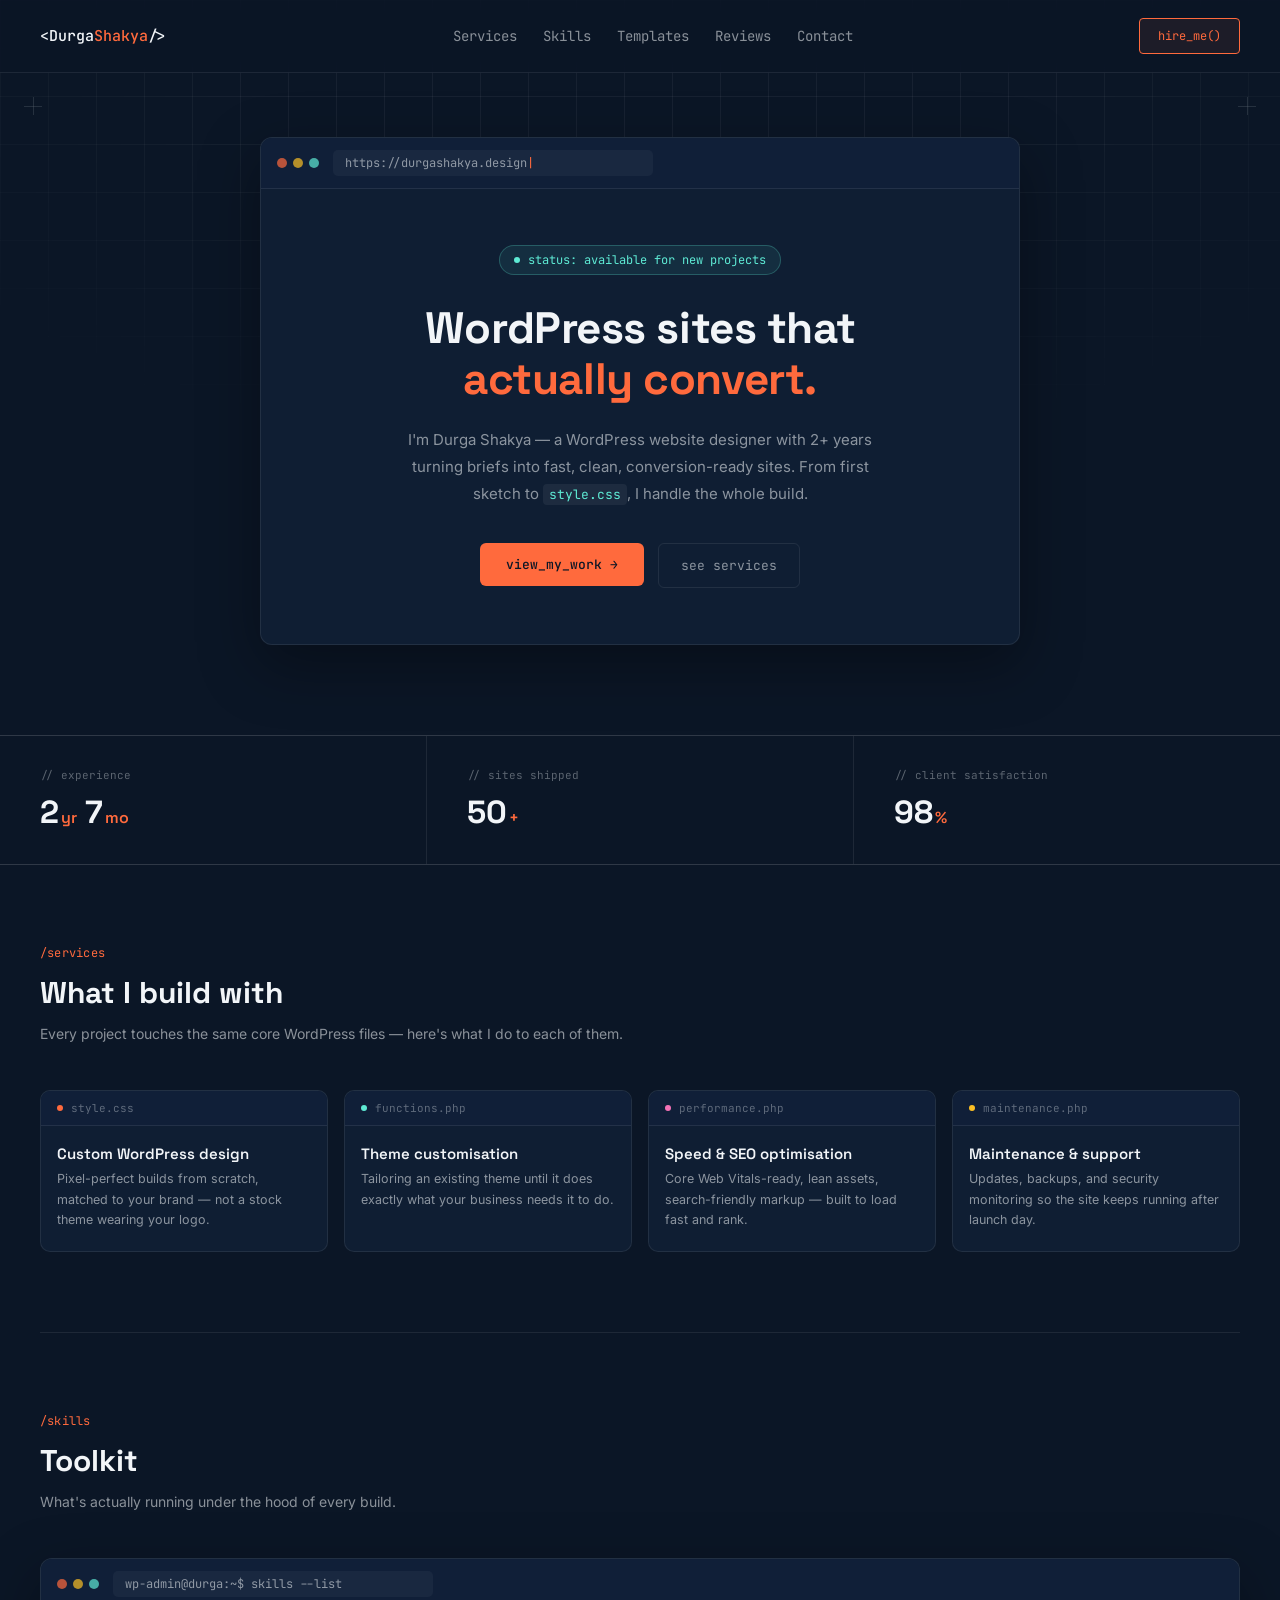
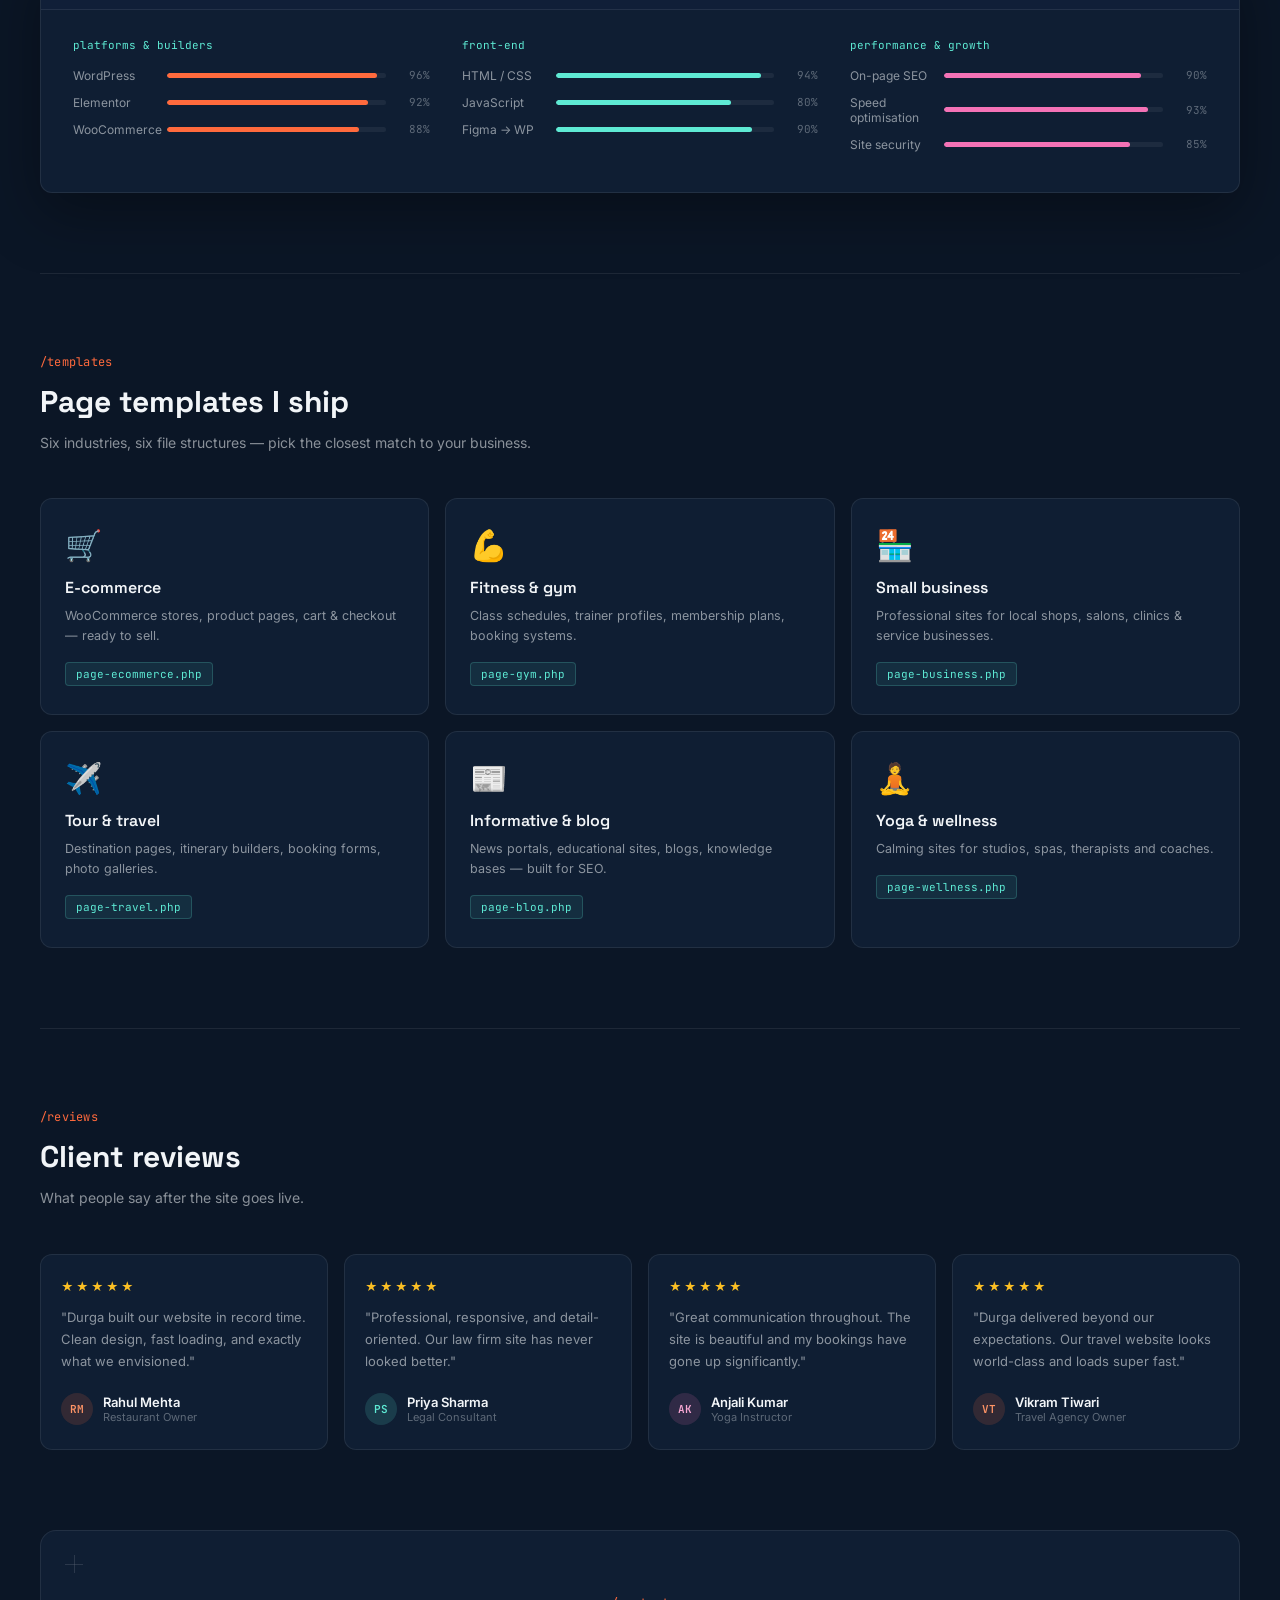
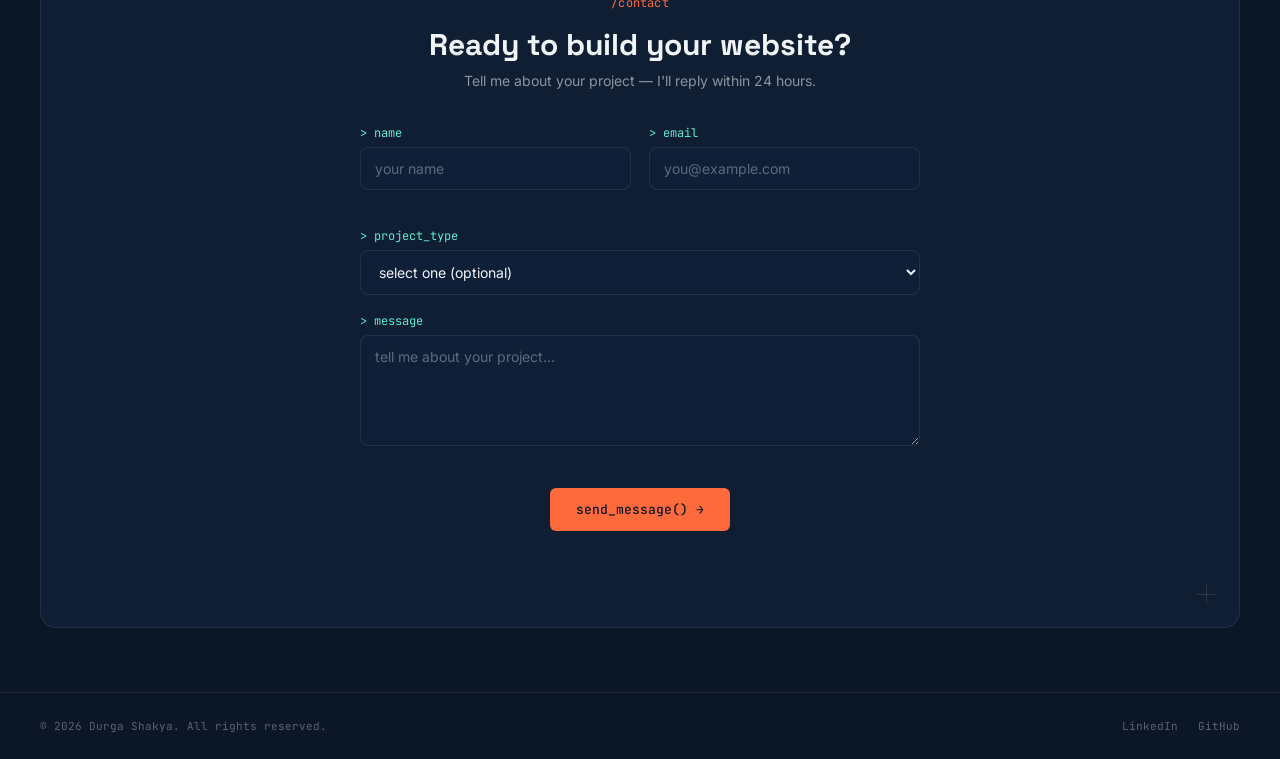
<file: index.html>
<!DOCTYPE html>
<html lang="en">
<head>
<meta charset="UTF-8">
<meta name="viewport" content="width=device-width, initial-scale=1.0">
<title>Durga Shakya — WordPress Website Designer</title>
<link rel="preconnect" href="https://fonts.googleapis.com">
<link rel="preconnect" href="https://fonts.gstatic.com" crossorigin>
<link href="https://fonts.googleapis.com/css2?family=Space+Grotesk:wght@500;600;700&family=Inter:wght@400;500;600&family=JetBrains+Mono:wght@400;500;600&display=swap" rel="stylesheet">
<link rel="stylesheet" href="style.css">
</head>
<body>

<div class="blueprint-grid"></div>

<!-- NAV -->
<nav class="nav">
  <a href="./" class="nav-logo">&lt;Durga<span class="nav-logo-accent">Shakya</span>/&gt;</a>
  <div class="nav-links">
    <a href="#services">services</a>
    <a href="#skills">skills</a>
    <a href="#templates">templates</a>
    <a href="#reviews">reviews</a>
    <a href="#contact">contact</a>
  </div>
  <a href="#contact"><button class="nav-cta">hire_me()</button></a>
</nav>

<!-- HERO -->
<header class="hero">
  <div class="cross cross-tl"></div>
  <div class="cross cross-tr"></div>
  <div class="browser-window hero-window">
    <div class="window-bar">
      <div class="window-dots"><span></span><span></span><span></span></div>
      <div class="window-url">https://durgashakya.design<span class="cursor-blink">|</span></div>
    </div>
    <div class="window-body">
      <div class="hero-eyebrow"><span class="eyebrow-dot"></span>status: available for new projects</div>
      <h1>WordPress sites that<br><span class="hl">actually convert.</span></h1>
      <p class="hero-sub">I'm Durga Shakya — a WordPress website designer with 2+ years turning briefs into fast, clean, conversion-ready sites. From first sketch to <code>style.css</code>, I handle the whole build.</p>
      <div class="hero-btns">
        <a href="#templates"><button class="btn-primary">view_my_work →</button></a>
        <a href="#services" class="btn-ghost">see services</a>
      </div>
    </div>
  </div>
</header>

<!-- STATS -->
<div class="stats">
  <div class="stat">
    <div class="stat-label">// experience</div>
    <div class="stat-num">2<span class="stat-unit">yr</span> 7<span class="stat-unit">mo</span></div>
  </div>
  <div class="stat">
    <div class="stat-label">// sites shipped</div>
    <div class="stat-num">50<span class="stat-unit">+</span></div>
  </div>
  <div class="stat">
    <div class="stat-label">// client satisfaction</div>
    <div class="stat-num">98<span class="stat-unit">%</span></div>
  </div>
</div>

<!-- SERVICES -->
<section class="section fade-in" id="services">
  <div class="section-head">
    <div class="section-eyebrow">/services</div>
    <h2>What I build with</h2>
    <p class="section-sub">Every project touches the same core WordPress files — here's what I do to each of them.</p>
  </div>
  <div class="file-grid">
    <div class="file-card">
      <div class="file-tab"><span class="file-dot fd-a"></span>style.css</div>
      <h3>Custom WordPress design</h3>
      <p>Pixel-perfect builds from scratch, matched to your brand — not a stock theme wearing your logo.</p>
    </div>
    <div class="file-card">
      <div class="file-tab"><span class="file-dot fd-b"></span>functions.php</div>
      <h3>Theme customisation</h3>
      <p>Tailoring an existing theme until it does exactly what your business needs it to do.</p>
    </div>
    <div class="file-card">
      <div class="file-tab"><span class="file-dot fd-c"></span>performance.php</div>
      <h3>Speed &amp; SEO optimisation</h3>
      <p>Core Web Vitals-ready, lean assets, search-friendly markup — built to load fast and rank.</p>
    </div>
    <div class="file-card">
      <div class="file-tab"><span class="file-dot fd-d"></span>maintenance.php</div>
      <h3>Maintenance &amp; support</h3>
      <p>Updates, backups, and security monitoring so the site keeps running after launch day.</p>
    </div>
  </div>
</section>

<div class="divider"></div>

<!-- SKILLS -->
<section class="section fade-in" id="skills">
  <div class="section-head">
    <div class="section-eyebrow">/skills</div>
    <h2>Toolkit</h2>
    <p class="section-sub">What's actually running under the hood of every build.</p>
  </div>

  <div class="terminal">
    <div class="window-bar">
      <div class="window-dots"><span></span><span></span><span></span></div>
      <div class="window-url">wp-admin@durga:~$ skills --list</div>
    </div>
    <div class="terminal-body">

      <div class="skill-group">
        <div class="skill-group-label">platforms &amp; builders</div>
        <div class="skill-row"><span class="skill-name">WordPress</span><div class="bar"><div class="bar-fill" style="width:96%;background:var(--accent-orange);"></div></div><span class="skill-pct">96%</span></div>
        <div class="skill-row"><span class="skill-name">Elementor</span><div class="bar"><div class="bar-fill" style="width:92%;background:var(--accent-orange);"></div></div><span class="skill-pct">92%</span></div>
        <div class="skill-row"><span class="skill-name">WooCommerce</span><div class="bar"><div class="bar-fill" style="width:88%;background:var(--accent-orange);"></div></div><span class="skill-pct">88%</span></div>
      </div>

      <div class="skill-group">
        <div class="skill-group-label">front-end</div>
        <div class="skill-row"><span class="skill-name">HTML / CSS</span><div class="bar"><div class="bar-fill" style="width:94%;background:var(--accent-cyan);"></div></div><span class="skill-pct">94%</span></div>
        <div class="skill-row"><span class="skill-name">JavaScript</span><div class="bar"><div class="bar-fill" style="width:80%;background:var(--accent-cyan);"></div></div><span class="skill-pct">80%</span></div>
        <div class="skill-row"><span class="skill-name">Figma → WP</span><div class="bar"><div class="bar-fill" style="width:90%;background:var(--accent-cyan);"></div></div><span class="skill-pct">90%</span></div>
      </div>

      <div class="skill-group">
        <div class="skill-group-label">performance &amp; growth</div>
        <div class="skill-row"><span class="skill-name">On-page SEO</span><div class="bar"><div class="bar-fill" style="width:90%;background:var(--accent-pink);"></div></div><span class="skill-pct">90%</span></div>
        <div class="skill-row"><span class="skill-name">Speed optimisation</span><div class="bar"><div class="bar-fill" style="width:93%;background:var(--accent-pink);"></div></div><span class="skill-pct">93%</span></div>
        <div class="skill-row"><span class="skill-name">Site security</span><div class="bar"><div class="bar-fill" style="width:85%;background:var(--accent-pink);"></div></div><span class="skill-pct">85%</span></div>
      </div>

    </div>
  </div>
</section>

<div class="divider"></div>

<!-- TEMPLATES / WEBSITE CATEGORIES -->
<section class="section fade-in" id="templates">
  <div class="section-head">
    <div class="section-eyebrow">/templates</div>
    <h2>Page templates I ship</h2>
    <p class="section-sub">Six industries, six file structures — pick the closest match to your business.</p>
  </div>
  <div class="tmpl-grid">
    <div class="tmpl-card">
      <span class="tmpl-em">🛒</span>
      <h3>E-commerce</h3>
      <p>WooCommerce stores, product pages, cart &amp; checkout — ready to sell.</p>
      <span class="tmpl-file">page-ecommerce.php</span>
    </div>
    <div class="tmpl-card">
      <span class="tmpl-em">💪</span>
      <h3>Fitness &amp; gym</h3>
      <p>Class schedules, trainer profiles, membership plans, booking systems.</p>
      <span class="tmpl-file">page-gym.php</span>
    </div>
    <div class="tmpl-card">
      <span class="tmpl-em">🏪</span>
      <h3>Small business</h3>
      <p>Professional sites for local shops, salons, clinics &amp; service businesses.</p>
      <span class="tmpl-file">page-business.php</span>
    </div>
    <div class="tmpl-card">
      <span class="tmpl-em">✈️</span>
      <h3>Tour &amp; travel</h3>
      <p>Destination pages, itinerary builders, booking forms, photo galleries.</p>
      <span class="tmpl-file">page-travel.php</span>
    </div>
    <div class="tmpl-card">
      <span class="tmpl-em">📰</span>
      <h3>Informative &amp; blog</h3>
      <p>News portals, educational sites, blogs, knowledge bases — built for SEO.</p>
      <span class="tmpl-file">page-blog.php</span>
    </div>
    <div class="tmpl-card">
      <span class="tmpl-em">🧘</span>
      <h3>Yoga &amp; wellness</h3>
      <p>Calming sites for studios, spas, therapists and coaches.</p>
      <span class="tmpl-file">page-wellness.php</span>
    </div>
  </div>
</section>

<div class="divider"></div> 

<!-- REVIEWS -->
<section class="section fade-in" id="reviews">
  <div class="section-head">
    <div class="section-eyebrow">/reviews</div>
    <h2>Client reviews</h2>
    <p class="section-sub">What people say after the site goes live.</p>
  </div>
  <div class="reviews-grid">
    <div class="review">
      <div class="stars">★★★★★</div>
      <p>"Durga built our website in record time. Clean design, fast loading, and exactly what we envisioned."</p>
      <div class="rev-author">
        <div class="rev-av" style="background:rgba(255,106,61,0.15);color:#ff9466;">RM</div>
        <div><div class="rev-name">Rahul Mehta</div><div class="rev-role">Restaurant Owner</div></div>
      </div>
    </div>
    <div class="review">
      <div class="stars">★★★★★</div>
      <p>"Professional, responsive, and detail-oriented. Our law firm site has never looked better."</p>
      <div class="rev-author">
        <div class="rev-av" style="background:rgba(94,234,212,0.15);color:#5eead4;">PS</div>
        <div><div class="rev-name">Priya Sharma</div><div class="rev-role">Legal Consultant</div></div>
      </div>
    </div>
    <div class="review">
      <div class="stars">★★★★★</div>
      <p>"Great communication throughout. The site is beautiful and my bookings have gone up significantly."</p>
      <div class="rev-author">
        <div class="rev-av" style="background:rgba(244,114,182,0.15);color:#f9a8d4;">AK</div>
        <div><div class="rev-name">Anjali Kumar</div><div class="rev-role">Yoga Instructor</div></div>
      </div>
    </div>
    <div class="review">
      <div class="stars">★★★★★</div>
      <p>"Durga delivered beyond our expectations. Our travel website looks world-class and loads super fast."</p>
      <div class="rev-author">
        <div class="rev-av" style="background:rgba(255,106,61,0.15);color:#ff9466;">VT</div>
        <div><div class="rev-name">Vikram Tiwari</div><div class="rev-role">Travel Agency Owner</div></div>
      </div>
    </div>
  </div>
</section>

<!-- CONTACT -->
<section class="contact-box fade-in" id="contact">
  <div class="cross cross-tl"></div>
  <div class="cross cross-br"></div>
  <div class="section-eyebrow" style="margin:0 auto 14px;">/contact</div>
  <h2>Ready to build your website?</h2>
  <p>Tell me about your project — I'll reply within 24 hours.</p>

  <form class="contact-form" id="contactForm" action="https://formspree.io/f/mnpqgkke" method="POST" novalidate>
    <div class="form-row">
      <div class="form-field">
        <label for="cf-name">&gt; name</label>
        <input type="text" id="cf-name" name="name" placeholder="your name" required>
        <span class="form-error" data-for="cf-name"></span>
      </div>
      <div class="form-field">
        <label for="cf-email">&gt; email</label>
        <input type="email" id="cf-email" name="_replyto" placeholder="you@example.com" required>
        <span class="form-error" data-for="cf-email"></span>
      </div>
    </div>
    <div class="form-field">
      <label for="cf-subject">&gt; project_type</label>
      <select id="cf-subject" name="Project type">
        <option value="">select one (optional)</option>
        <option>E-commerce store</option>
        <option>Fitness &amp; gym site</option>
        <option>Small business site</option>
        <option>Tour &amp; travel site</option>
        <option>Blog / informative site</option>
        <option>Yoga &amp; wellness site</option>
        <option>Something else</option>
      </select>
    </div>
    <div class="form-field">
      <label for="cf-message">&gt; message</label>
      <textarea id="cf-message" name="message" rows="5" placeholder="tell me about your project…" required></textarea>
      <span class="form-error" data-for="cf-message"></span>
    </div>
    <input type="text" name="_gotcha" style="display:none" tabindex="-1" autocomplete="off">

    <button type="submit" class="btn-primary" id="cf-submit">send_message() →</button>
    <p class="form-status" id="cf-status" role="status" aria-live="polite"></p>
  </form>
</section>

<!-- FOOTER -->
<footer class="footer">
  <p>© 2026 Durga Shakya. All rights reserved.</p>
  <div class="footer-links">
    <a href="https://www.linkedin.com/in/durga-shakya-878772228/">LinkedIn</a>
    <a href="https://github.com/durga9338625">GitHub</a>
  </div>
</footer>

<script src="script.js"></script>
</body>
</html>
</file>
<file: style.css>
/* =====================
   TOKENS
   ===================== */
:root {
  --bg-base: #0b1626;
  --bg-panel: #0f1e33;
  --bg-panel-2: #101f38;
  --line: rgba(255,255,255,0.08);
  --line-soft: rgba(255,255,255,0.05);
  --text-primary: #f2f5f8;
  --text-muted: rgba(242,245,248,0.55);
  --text-dim: rgba(242,245,248,0.35);
  --accent-orange: #ff6a3d;
  --accent-cyan: #5eead4;
  --accent-pink: #f472b6;
  --font-display: 'Space Grotesk', sans-serif;
  --font-body: 'Inter', sans-serif;
  --font-mono: 'JetBrains Mono', monospace;
}

* { box-sizing: border-box; margin: 0; padding: 0; }

body {
  background: var(--bg-base);
  color: var(--text-primary);
  font-family: var(--font-body);
  overflow-x: hidden;
  scroll-behavior: smooth;
  position: relative;
}

/* =====================
   BLUEPRINT GRID BACKDROP
   ===================== */
.blueprint-grid {
  position: fixed;
  inset: 0;
  z-index: -1;
  background-image:
    linear-gradient(var(--line-soft) 1px, transparent 1px),
    linear-gradient(90deg, var(--line-soft) 1px, transparent 1px);
  background-size: 48px 48px;
  -webkit-mask-image: radial-gradient(ellipse 80% 60% at 50% 0%, #000 40%, transparent 90%);
  mask-image: radial-gradient(ellipse 80% 60% at 50% 0%, #000 40%, transparent 90%);
}

/* =====================
   ANIMATIONS
   ===================== */
@keyframes pulse {
  0%, 100% { box-shadow: 0 0 0 0 rgba(255,106,61,0.45); }
  70% { box-shadow: 0 0 0 8px rgba(255,106,61,0); }
}
@keyframes blink {
  0%, 49% { opacity: 1; }
  50%, 100% { opacity: 0; }
}
@keyframes barFill { from { width: 0%; } }
@keyframes float {
  0%, 100% { transform: translateY(0); }
  50% { transform: translateY(-8px); }
}

/* =====================
   CROSS / REGISTRATION MARKS
   ===================== */
.cross { position: absolute; width: 18px; height: 18px; opacity: 0.35; pointer-events: none; }
.cross::before, .cross::after { content: ''; position: absolute; background: var(--text-dim); }
.cross::before { width: 100%; height: 1px; top: 50%; left: 0; }
.cross::after { width: 1px; height: 100%; left: 50%; top: 0; }
.cross-tl { top: 24px; left: 24px; }
.cross-tr { top: 24px; right: 24px; }
.cross-br { bottom: 24px; right: 24px; }

/* =====================
   NAV
   ===================== */
.nav {
  display: flex;
  justify-content: space-between;
  align-items: center;
  padding: 18px 40px;
  border-bottom: 1px solid var(--line);
  background: rgba(11,22,38,0.85);
  position: sticky;
  top: 0;
  z-index: 100;
  backdrop-filter: blur(10px);
}
.nav-logo {
  font-family: var(--font-mono);
  font-size: 15px;
  font-weight: 500;
  color: var(--text-primary);
  text-decoration: none;
}
.nav-logo-accent { color: var(--accent-orange); }
.nav-links { display: flex; gap: 26px; }

.nav-links a {
  font-family: var(--font-mono);
  font-size: 14px;
  color: var(--text-muted);
  text-decoration: none;
  transition: color 0.2s;
  text-transform: capitalize;
}
.nav-links a:hover { color: var(--accent-cyan); }
.nav-cta {
  font-family: var(--font-mono);
  font-size: 12px;
  padding: 9px 18px;
  border: 1px solid var(--accent-orange);
  border-radius: 4px;
  color: var(--accent-orange);
  background: rgba(255,106,61,0.08);
  cursor: pointer;
  transition: all 0.25s;
}
.nav-cta:hover { background: var(--accent-orange); color: #0b1626; }

/* =====================
   BROWSER WINDOW COMPONENT
   ===================== */
.browser-window, .terminal {
  background: var(--bg-panel);
  border: 1px solid var(--line);
  border-radius: 12px;
  overflow: hidden;
  box-shadow: 0 20px 60px rgba(0,0,0,0.35);
}
.window-bar {
  display: flex;
  align-items: center;
  gap: 14px;
  padding: 12px 16px;
  background: var(--bg-panel-2);
  border-bottom: 1px solid var(--line);
}
.window-dots { display: flex; gap: 6px; }
.window-dots span { width: 10px; height: 10px; border-radius: 50%; background: rgba(255,255,255,0.15); }
.window-dots span:nth-child(1) { background: #ff6a3d; opacity: 0.7; }
.window-dots span:nth-child(2) { background: #fbbf24; opacity: 0.7; }
.window-dots span:nth-child(3) { background: #5eead4; opacity: 0.7; }
.window-url {
  font-family: var(--font-mono);
  font-size: 12px;
  color: var(--text-muted);
  background: rgba(255,255,255,0.04);
  padding: 5px 12px;
  border-radius: 5px;
  flex: 1;
  max-width: 320px;
}
.cursor-blink { animation: blink 1s step-end infinite; color: var(--accent-orange); }

/* =====================
   HERO
   ===================== */
.hero {
  padding: 64px 40px 90px;
  display: flex;
  justify-content: center;
  position: relative;
}
.hero-window { max-width: 760px; width: 100%; }
.window-body { padding: 56px 48px; text-align: center; }
.hero-eyebrow {
  display: inline-flex;
  align-items: center;
  gap: 8px;
  font-family: var(--font-mono);
  font-size: 12px;
  color: var(--accent-cyan);
  background: rgba(94,234,212,0.08);
  border: 1px solid rgba(94,234,212,0.25);
  padding: 6px 14px;
  border-radius: 50px;
  margin-bottom: 28px;
}
.eyebrow-dot { width: 6px; height: 6px; border-radius: 50%; background: var(--accent-cyan); animation: pulse 2s ease infinite; }
.hero h1 {
  font-family: var(--font-display);
  font-size: 44px;
  font-weight: 700;
  line-height: 1.15;
  margin-bottom: 22px;
  letter-spacing: -0.01em;
}
.hero h1 .hl { color: var(--accent-orange); }
.hero-sub {
  font-size: 15px;
  color: var(--text-muted);
  line-height: 1.8;
  max-width: 480px;
  margin: 0 auto 36px;
}
.hero-sub code {
  font-family: var(--font-mono);
  background: rgba(255,255,255,0.06);
  padding: 2px 6px;
  border-radius: 4px;
  color: var(--accent-cyan);
  font-size: 13px;
}
.hero-btns { display: flex; gap: 14px; justify-content: center; flex-wrap: wrap; }

/* =====================
   BUTTONS
   ===================== */
.btn-primary {
  font-family: var(--font-mono);
  font-size: 13px;
  font-weight: 500;
  padding: 13px 26px;
  background: var(--accent-orange);
  color: #0b1626;
  border: none;
  border-radius: 6px;
  cursor: pointer;
  transition: all 0.25s;
}
.btn-primary:hover { transform: translateY(-2px); box-shadow: 0 10px 24px rgba(255,106,61,0.3); }
.btn-primary:disabled { opacity: 0.6; cursor: not-allowed; transform: none; box-shadow: none; }
.btn-ghost {
  font-family: var(--font-mono);
  font-size: 13px;
  padding: 13px 22px;
  border: 1px solid var(--line);
  border-radius: 6px;
  color: var(--text-muted);
  text-decoration: none;
  transition: all 0.25s;
  display: inline-flex;
  align-items: center;
}
.btn-ghost:hover { border-color: var(--accent-cyan); color: var(--accent-cyan); }

/* =====================
   STATS
   ===================== */
.stats {
  display: grid;
  grid-template-columns: repeat(3,1fr);
  gap: 1px;
  background: var(--line);
  border-top: 1px solid var(--line);
  border-bottom: 1px solid var(--line);
}
.stat { background: var(--bg-base); padding: 32px 40px; }
.stat-label { font-family: var(--font-mono); font-size: 11px; color: var(--text-dim); margin-bottom: 10px; }
.stat-num { font-family: var(--font-display); font-size: 32px; font-weight: 700; color: var(--text-primary); }
.stat-unit { font-size: 16px; color: var(--accent-orange); font-weight: 600; margin-left: 2px; }

/* =====================
   SECTIONS
   ===================== */
.section { padding: 80px 40px; position: relative; }
.section-head { max-width: 640px; margin-bottom: 44px; }
.section-eyebrow {
  font-family: var(--font-mono);
  font-size: 12px;
  color: var(--accent-orange);
  margin-bottom: 12px;
  letter-spacing: 0.02em;
}
h2 { font-family: var(--font-display); font-size: 30px; font-weight: 700; margin-bottom: 10px; }
.section-sub { font-size: 14px; color: var(--text-muted); line-height: 1.7; }
.divider { height: 1px; background: var(--line); margin: 0 40px; }

/* =====================
   SERVICES — FILE CARDS
   ===================== */
.file-grid { display: grid; grid-template-columns: repeat(4,1fr); gap: 16px; }
.file-card {
  background: var(--bg-panel);
  border: 1px solid var(--line);
  border-radius: 10px;
  overflow: hidden;
  transition: all 0.3s;
  position: relative;
}
.file-card:hover { border-color: var(--accent-orange); transform: translateY(-4px); }
.file-card:hover::before, .file-card:hover::after { opacity: 1; }
.file-card::before, .file-card::after {
  content: ''; position: absolute; width: 8px; height: 8px; border: 1.5px solid var(--accent-orange);
  opacity: 0; transition: opacity 0.25s;
}
.file-card::before { top: 6px; left: 6px; border-right: none; border-bottom: none; }
.file-card::after { bottom: 6px; right: 6px; border-left: none; border-top: none; }
.file-tab {
  display: flex; align-items: center; gap: 8px;
  font-family: var(--font-mono);
  font-size: 11px;
  color: var(--text-dim);
  padding: 10px 16px;
  background: var(--bg-panel-2);
  border-bottom: 1px solid var(--line);
}
.file-dot { width: 6px; height: 6px; border-radius: 50%; }
.fd-a { background: var(--accent-orange); }
.fd-b { background: var(--accent-cyan); }
.fd-c { background: var(--accent-pink); }
.fd-d { background: #fbbf24; }
.file-card h3 { font-family: var(--font-display); font-size: 15px; font-weight: 600; padding: 18px 16px 6px; }
.file-card p { font-size: 12.5px; color: var(--text-muted); line-height: 1.65; padding: 0 16px 20px; }

/* =====================
   SKILLS — TERMINAL
   ===================== */
.terminal-body { padding: 28px 32px; display: grid; grid-template-columns: repeat(3,1fr); gap: 32px; }
.skill-group-label { font-family: var(--font-mono); font-size: 11px; color: var(--accent-cyan); margin-bottom: 16px; text-transform: lowercase; }
.skill-row { display: grid; grid-template-columns: 84px 1fr 34px; align-items: center; gap: 10px; margin-bottom: 12px; }
.skill-name { font-size: 12px; color: var(--text-muted); }
.skill-pct { font-family: var(--font-mono); font-size: 11px; color: var(--text-dim); text-align: right; }
.bar { height: 5px; border-radius: 50px; background: rgba(255,255,255,0.06); overflow: hidden; }
.bar-fill { height: 100%; border-radius: 50px; animation: barFill 1.2s ease both; }

/* =====================
   TEMPLATES / CATEGORIES
   ===================== */
.tmpl-grid { display: grid; grid-template-columns: repeat(3,1fr); gap: 16px; }
.tmpl-card {
  background: var(--bg-panel);
  border: 1px solid var(--line);
  border-radius: 12px;
  padding: 28px 24px;
  transition: all 0.3s;
}
.tmpl-card:hover { border-color: var(--accent-cyan); transform: translateY(-4px); }
.tmpl-em { font-size: 30px; display: block; margin-bottom: 14px; animation: float 4s ease infinite; }
.tmpl-card:nth-child(2) .tmpl-em { animation-delay: 0.4s; }
.tmpl-card:nth-child(3) .tmpl-em { animation-delay: 0.8s; }
.tmpl-card:nth-child(4) .tmpl-em { animation-delay: 1.2s; }
.tmpl-card:nth-child(5) .tmpl-em { animation-delay: 1.6s; }
.tmpl-card:nth-child(6) .tmpl-em { animation-delay: 2s; }
.tmpl-card h3 { font-family: var(--font-display); font-size: 16px; font-weight: 600; margin-bottom: 8px; }
.tmpl-card p { font-size: 12.5px; color: var(--text-muted); line-height: 1.6; margin-bottom: 16px; }
.tmpl-file {
  font-family: var(--font-mono);
  font-size: 11px;
  color: var(--accent-cyan);
  background: rgba(94,234,212,0.08);
  border: 1px solid rgba(94,234,212,0.2);
  padding: 4px 10px;
  border-radius: 4px;
  display: inline-block;
}

/* =====================
   REVIEWS
   ===================== */
.reviews-grid { display: grid; grid-template-columns: repeat(4,1fr); gap: 16px; }
.review {
  background: var(--bg-panel);
  border: 1px solid var(--line);
  border-radius: 12px;
  padding: 24px 20px;
  transition: all 0.3s;
  display: flex;
  flex-direction: column;
  justify-content: space-between;
}
.review:hover { border-color: var(--accent-pink); transform: translateY(-4px); }
.stars { color: #fbbf24; font-size: 12px; margin-bottom: 12px; letter-spacing: 2px; }
.review p { font-size: 13px; color: var(--text-muted); line-height: 1.7; margin-bottom: 20px; flex: 1; }
.rev-author { display: flex; align-items: center; gap: 10px; }
.rev-av { width: 32px; height: 32px; border-radius: 50%; display: flex; align-items: center; justify-content: center; font-size: 11px; font-weight: 600; flex-shrink: 0; font-family: var(--font-mono); }
.rev-name { font-size: 13px; font-weight: 600; }
.rev-role { font-size: 11px; color: var(--text-dim); }

/* =====================
   CONTACT
   ===================== */
.contact-box {
  margin: 0 40px 64px;
  border-radius: 16px;
  padding: 64px 48px;
  text-align: center;
  background: var(--bg-panel);
  border: 1px solid var(--line);
  position: relative;
}
.contact-box h2 { font-size: 30px; margin-bottom: 8px; }
.contact-box > p { font-size: 14px; color: var(--text-muted); margin-bottom: 36px; }
.contact-form {
  max-width: 560px;
  margin: 0 auto;
  text-align: left;
  display: flex;
  flex-direction: column;
  gap: 18px;
}
.form-row { display: grid; grid-template-columns: 1fr 1fr; gap: 18px; }
.form-field { display: flex; flex-direction: column; gap: 6px; }
.form-field label { font-family: var(--font-mono); font-size: 12px; color: var(--accent-cyan); }
.form-field input, .form-field select, .form-field textarea {
  font-family: var(--font-body);
  font-size: 14px;
  color: var(--text-primary);
  background: var(--bg-panel-2);
  border: 1px solid var(--line);
  border-radius: 8px;
  padding: 12px 14px;
  outline: none;
  transition: all 0.2s;
  resize: vertical;
}
.form-field input::placeholder, .form-field textarea::placeholder { color: var(--text-dim); }
.form-field input:focus, .form-field select:focus, .form-field textarea:focus {
  border-color: var(--accent-orange);
  box-shadow: 0 0 0 3px rgba(255,106,61,0.12);
}
.form-field select { color-scheme: dark; cursor: pointer; }
.form-field.has-error input, .form-field.has-error textarea { border-color: var(--accent-pink); }
.form-error { font-size: 11px; color: var(--accent-pink); min-height: 14px; }
.contact-form .btn-primary { align-self: center; margin-top: 4px; }
.form-status { text-align: center; font-size: 13px; min-height: 18px; margin-top: -4px; }
.form-status.success { color: var(--accent-cyan); }
.form-status.error { color: var(--accent-pink); }

/* =====================
   FOOTER
   ===================== */
.footer { padding: 26px 40px; border-top: 1px solid var(--line); display: flex; justify-content: space-between; align-items: center; }
.footer p { font-family: var(--font-mono); font-size: 11px; color: var(--text-dim); }
.footer-links { display: flex; gap: 20px; }
.footer-links a { font-family: var(--font-mono); font-size: 11px; color: var(--text-dim); text-decoration: none; transition: color 0.2s; }
.footer-links a:hover { color: var(--accent-cyan); }

/* =====================
   SCROLL ANIMATION
   ===================== */
.fade-in { opacity: 0; transform: translateY(24px); transition: opacity 0.6s ease, transform 0.6s ease; }
.fade-in.visible { opacity: 1; transform: translateY(0); }

/* =====================
   RESPONSIVE
   ===================== */
@media (max-width: 992px) {
  .file-grid { grid-template-columns: repeat(2,1fr); }
  .tmpl-grid { grid-template-columns: repeat(2,1fr); }
  .reviews-grid { grid-template-columns: repeat(2,1fr); }
  .terminal-body { grid-template-columns: 1fr; }
}
@media (max-width: 768px) {
  .nav { padding: 14px 20px; }
  .nav-links { display: none; }
  .hero { padding: 40px 16px 60px; }
  .window-body { padding: 40px 24px; }
  .hero h1 { font-size: 30px; }
  .stats { grid-template-columns: 1fr; }
  .section { padding: 56px 20px; }
  .file-grid { grid-template-columns: 1fr; }
  .tmpl-grid { grid-template-columns: 1fr; }
  .reviews-grid { grid-template-columns: 1fr; }
  .contact-box { margin: 0 16px 48px; padding: 40px 22px; }
  .form-row { grid-template-columns: 1fr; }
  .footer { padding: 20px; flex-direction: column; gap: 12px; text-align: center; }
  .divider { margin: 0 20px; }
}
</file>
